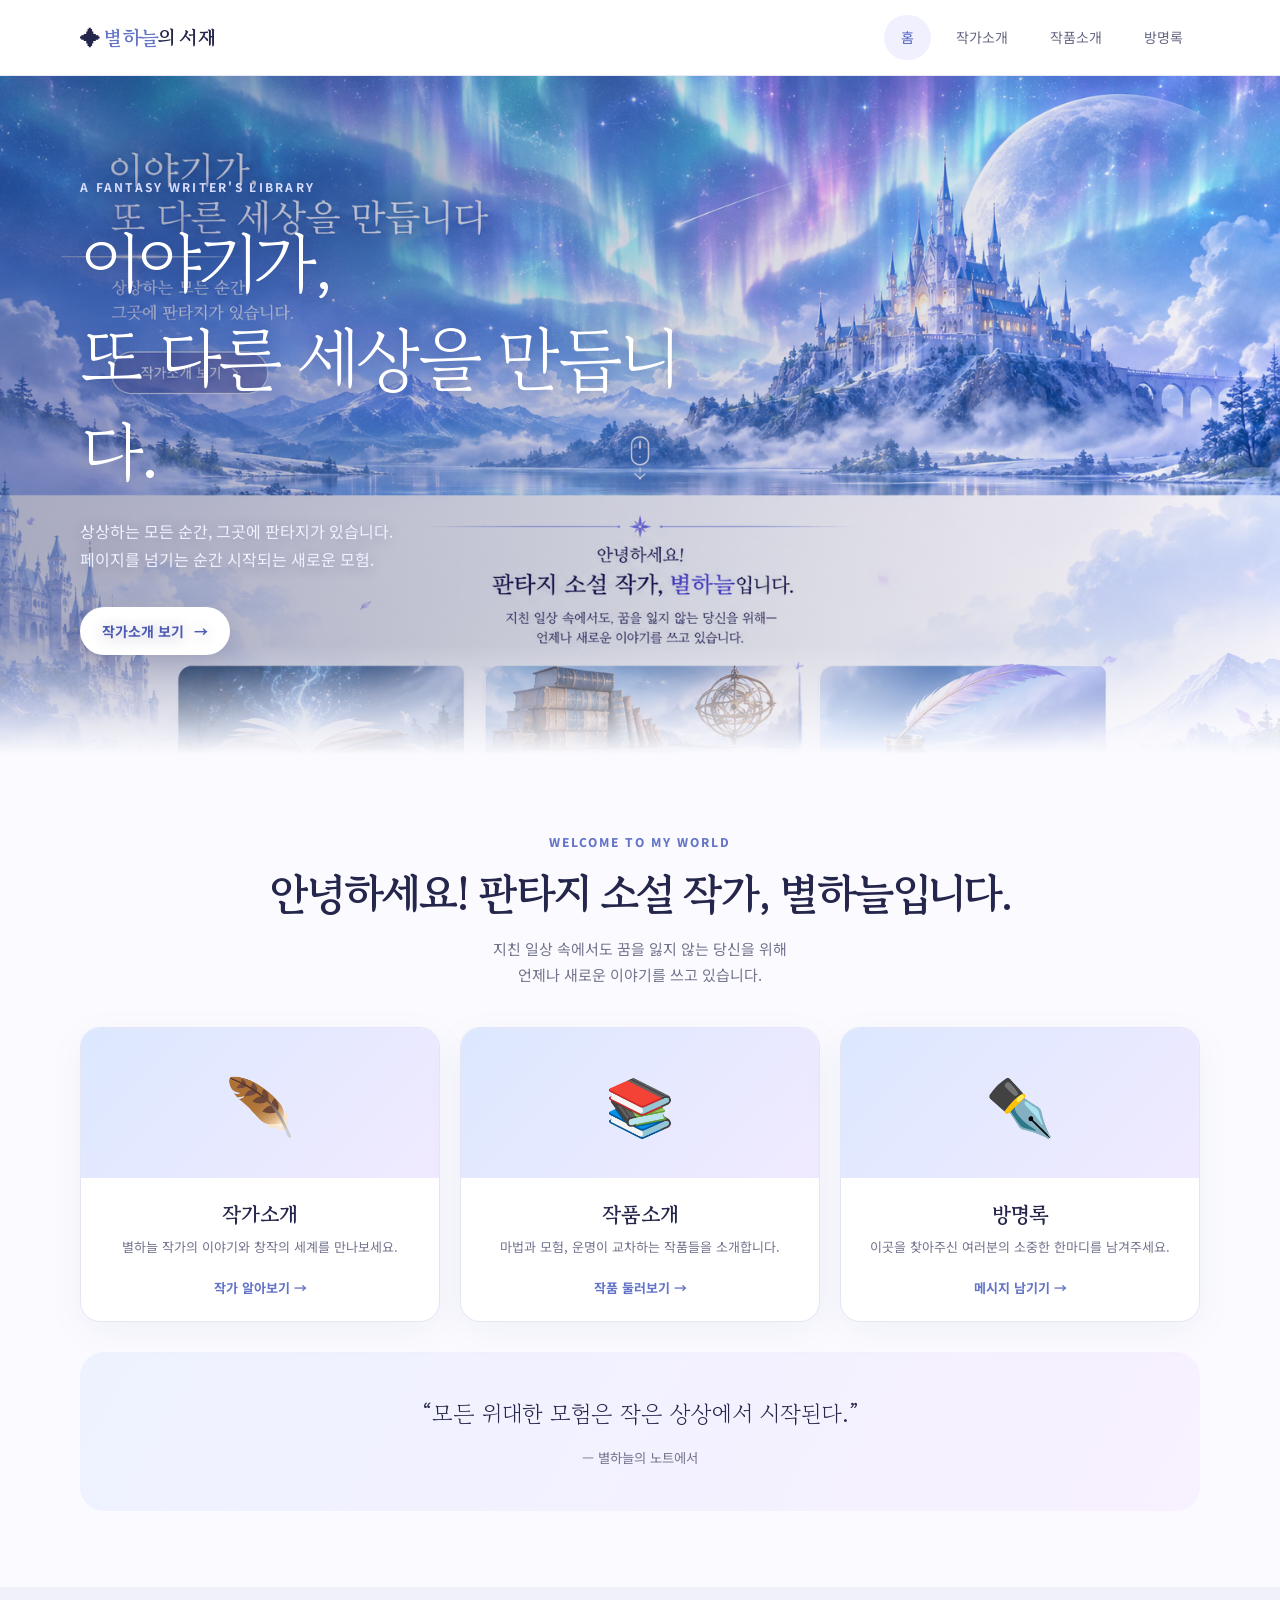
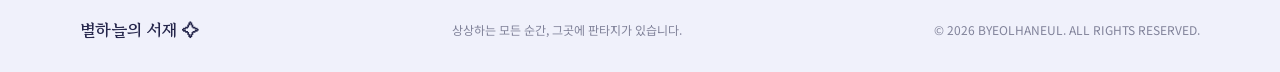
<file: index.html>
<!doctype html><html lang="ko"><head><meta charset="utf-8"><meta name="viewport" content="width=device-width,initial-scale=1"><meta name="description" content="판타지 소설 작가 별하늘의 공식 홈페이지"><title>홈 | 별하늘의 서재</title><link rel="stylesheet" href="style.css"></head><body><header class="site-header"><div class="container" style="display:flex;align-items:center;justify-content:space-between;width:min(1120px,calc(100% - 44px))"><a class="brand" href="index.html">✦ <b>별하늘</b>의 서재</a><button class="menu-toggle" aria-label="메뉴 열기">☰</button><nav class="nav"><a class="active" href="index.html">홈</a><a class="" href="about.html">작가소개</a><a class="" href="works.html">작품소개</a><a class="" href="guestbook.html">방명록</a></nav></div></header><main><section class="hero"><div class="container"><div class="hero-copy"><div class="eyebrow">A FANTASY WRITER'S LIBRARY</div><h1>이야기가,<br>또 다른 세상을 만듭니다.</h1><p>상상하는 모든 순간, 그곳에 판타지가 있습니다.<br>페이지를 넘기는 순간 시작되는 새로운 모험.</p><a class="btn" href="about.html">작가소개 보기 <span>→</span></a></div></div></section>
<section class="section"><div class="container center"><div class="eyebrow-dark">WELCOME TO MY WORLD</div><h2>안녕하세요! 판타지 소설 작가, 별하늘입니다.</h2><p class="intro">지친 일상 속에서도 꿈을 잃지 않는 당신을 위해<br>언제나 새로운 이야기를 쓰고 있습니다.</p>
<div class="feature-grid"><a class="feature-card" href="about.html"><div class="card-art">🪶</div><div class="card-body"><h3>작가소개</h3><p>별하늘 작가의 이야기와 창작의 세계를 만나보세요.</p><span class="more">작가 알아보기 →</span></div></a>
<a class="feature-card" href="works.html"><div class="card-art">📚</div><div class="card-body"><h3>작품소개</h3><p>마법과 모험, 운명이 교차하는 작품들을 소개합니다.</p><span class="more">작품 둘러보기 →</span></div></a>
<a class="feature-card" href="guestbook.html"><div class="card-art">✒️</div><div class="card-body"><h3>방명록</h3><p>이곳을 찾아주신 여러분의 소중한 한마디를 남겨주세요.</p><span class="more">메시지 남기기 →</span></div></a></div>
<div class="quote"><p>“모든 위대한 모험은 작은 상상에서 시작된다.”</p><small>— 별하늘의 노트에서</small></div></div></section></main><footer class="site-footer"><div class="container footer-inner"><div class="footer-brand">별하늘의 서재 ✧</div><span>상상하는 모든 순간, 그곳에 판타지가 있습니다.</span><span>© 2026 BYEOLHANEUL. ALL RIGHTS RESERVED.</span></div></footer><script src="script.js"></script></body></html>
</file>
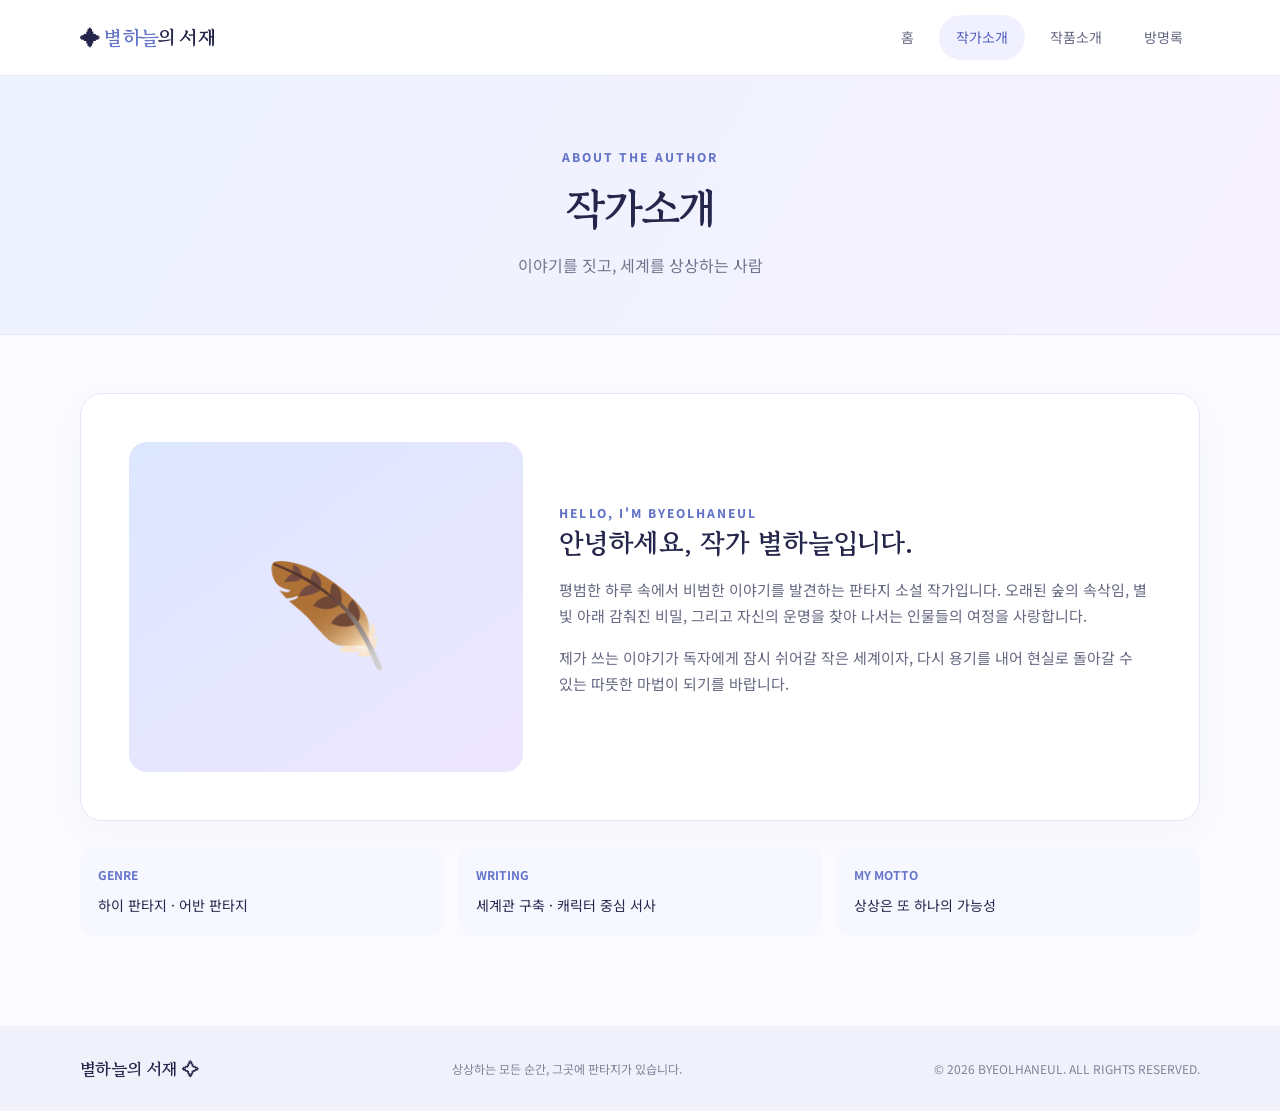
<file: about.html>
<!doctype html><html lang="ko"><head><meta charset="utf-8"><meta name="viewport" content="width=device-width,initial-scale=1"><meta name="description" content="판타지 소설 작가 별하늘의 공식 홈페이지"><title>작가소개 | 별하늘의 서재</title><link rel="stylesheet" href="style.css"></head><body><header class="site-header"><div class="container" style="display:flex;align-items:center;justify-content:space-between;width:min(1120px,calc(100% - 44px))"><a class="brand" href="index.html">✦ <b>별하늘</b>의 서재</a><button class="menu-toggle" aria-label="메뉴 열기">☰</button><nav class="nav"><a class="" href="index.html">홈</a><a class="active" href="about.html">작가소개</a><a class="" href="works.html">작품소개</a><a class="" href="guestbook.html">방명록</a></nav></div></header><main><section class="page-hero"><div class="container"><div class="eyebrow-dark">ABOUT THE AUTHOR</div><h1 class="page-title">작가소개</h1><p>이야기를 짓고, 세계를 상상하는 사람</p></div></section><section class="content"><div class="container"><div class="paper about-layout"><div class="portrait" aria-label="작가를 상징하는 깃털 일러스트">🪶</div><div><div class="eyebrow-dark">HELLO, I'M BYEOLHANEUL</div><h2>안녕하세요, 작가 별하늘입니다.</h2><p>평범한 하루 속에서 비범한 이야기를 발견하는 판타지 소설 작가입니다. 오래된 숲의 속삭임, 별빛 아래 감춰진 비밀, 그리고 자신의 운명을 찾아 나서는 인물들의 여정을 사랑합니다.</p><p>제가 쓰는 이야기가 독자에게 잠시 쉬어갈 작은 세계이자, 다시 용기를 내어 현실로 돌아갈 수 있는 따뜻한 마법이 되기를 바랍니다.</p></div></div><div class="info-list"><div class="info"><strong>GENRE</strong><span>하이 판타지 · 어반 판타지</span></div><div class="info"><strong>WRITING</strong><span>세계관 구축 · 캐릭터 중심 서사</span></div><div class="info"><strong>MY MOTTO</strong><span>상상은 또 하나의 가능성</span></div></div></div></section></main><footer class="site-footer"><div class="container footer-inner"><div class="footer-brand">별하늘의 서재 ✧</div><span>상상하는 모든 순간, 그곳에 판타지가 있습니다.</span><span>© 2026 BYEOLHANEUL. ALL RIGHTS RESERVED.</span></div></footer><script src="script.js"></script></body></html>
</file>
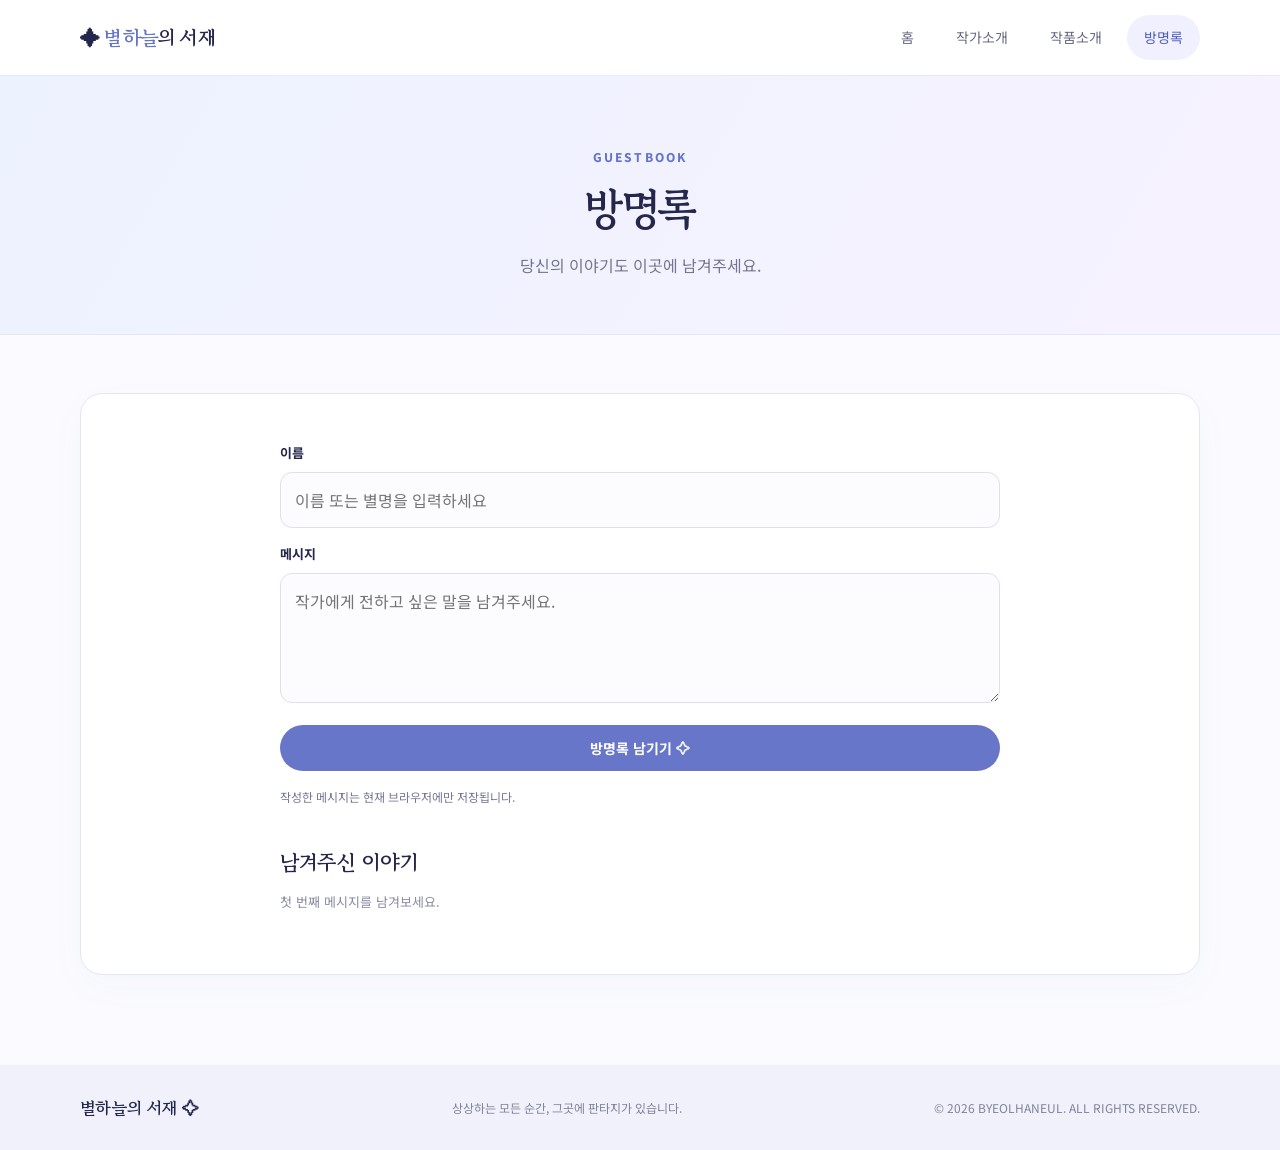
<file: guestbook.html>
<!doctype html><html lang="ko"><head><meta charset="utf-8"><meta name="viewport" content="width=device-width,initial-scale=1"><meta name="description" content="판타지 소설 작가 별하늘의 공식 홈페이지"><title>방명록 | 별하늘의 서재</title><link rel="stylesheet" href="style.css"></head><body><header class="site-header"><div class="container" style="display:flex;align-items:center;justify-content:space-between;width:min(1120px,calc(100% - 44px))"><a class="brand" href="index.html">✦ <b>별하늘</b>의 서재</a><button class="menu-toggle" aria-label="메뉴 열기">☰</button><nav class="nav"><a class="" href="index.html">홈</a><a class="" href="about.html">작가소개</a><a class="" href="works.html">작품소개</a><a class="active" href="guestbook.html">방명록</a></nav></div></header><main><section class="page-hero"><div class="container"><div class="eyebrow-dark">GUESTBOOK</div><h1 class="page-title">방명록</h1><p>당신의 이야기도 이곳에 남겨주세요.</p></div></section><section class="content"><div class="container"><div class="paper"><form class="guest-form" id="guestForm"><div class="field"><label for="guestName">이름</label><input id="guestName" name="name" placeholder="이름 또는 별명을 입력하세요" maxlength="30" required></div><div class="field"><label for="guestMessage">메시지</label><textarea id="guestMessage" name="message" placeholder="작가에게 전하고 싶은 말을 남겨주세요." maxlength="500" required></textarea></div><button class="submit" type="submit">방명록 남기기 ✧</button><p id="notice" aria-live="polite" style="font-size:12px;margin:0;color:#747795">작성한 메시지는 현재 브라우저에만 저장됩니다.</p></form><div class="entries" id="entries"><h2 style="font:700 21px 'Gowun Batang',serif">남겨주신 이야기</h2></div></div></div></section></main>
<script>
(function(){
 const key='byeolhaneul_guestbook_v1',form=document.getElementById('guestForm'),list=document.getElementById('entries');
 function render(){list.querySelectorAll('.entry').forEach(e=>e.remove());let items=[];try{items=JSON.parse(localStorage.getItem(key)||'[]')}catch(e){}
 items.forEach(item=>{const row=document.createElement('article');row.className='entry';const name=document.createElement('strong');name.textContent=item.name;const time=document.createElement('time');time.textContent=item.date;const msg=document.createElement('p');msg.textContent=item.message;row.append(name,time,msg);list.append(row)});
 if(!items.length){const empty=document.createElement('p');empty.className='empty';empty.style.color='#898ba1';empty.style.fontSize='13px';empty.textContent='첫 번째 메시지를 남겨보세요.';list.append(empty)}
 }
 form.addEventListener('submit',e=>{e.preventDefault();const data=new FormData(form),item={name:String(data.get('name')).trim(),message:String(data.get('message')).trim(),date:new Date().toLocaleString('ko-KR')};if(!item.name||!item.message)return;let items=[];try{items=JSON.parse(localStorage.getItem(key)||'[]')}catch(e){}items.unshift(item);localStorage.setItem(key,JSON.stringify(items.slice(0,50)));form.reset();document.getElementById('notice').textContent='메시지를 남겨주셔서 감사합니다!';render()});
 render();
})();
</script><footer class="site-footer"><div class="container footer-inner"><div class="footer-brand">별하늘의 서재 ✧</div><span>상상하는 모든 순간, 그곳에 판타지가 있습니다.</span><span>© 2026 BYEOLHANEUL. ALL RIGHTS RESERVED.</span></div></footer><script src="script.js"></script></body></html>
</file>
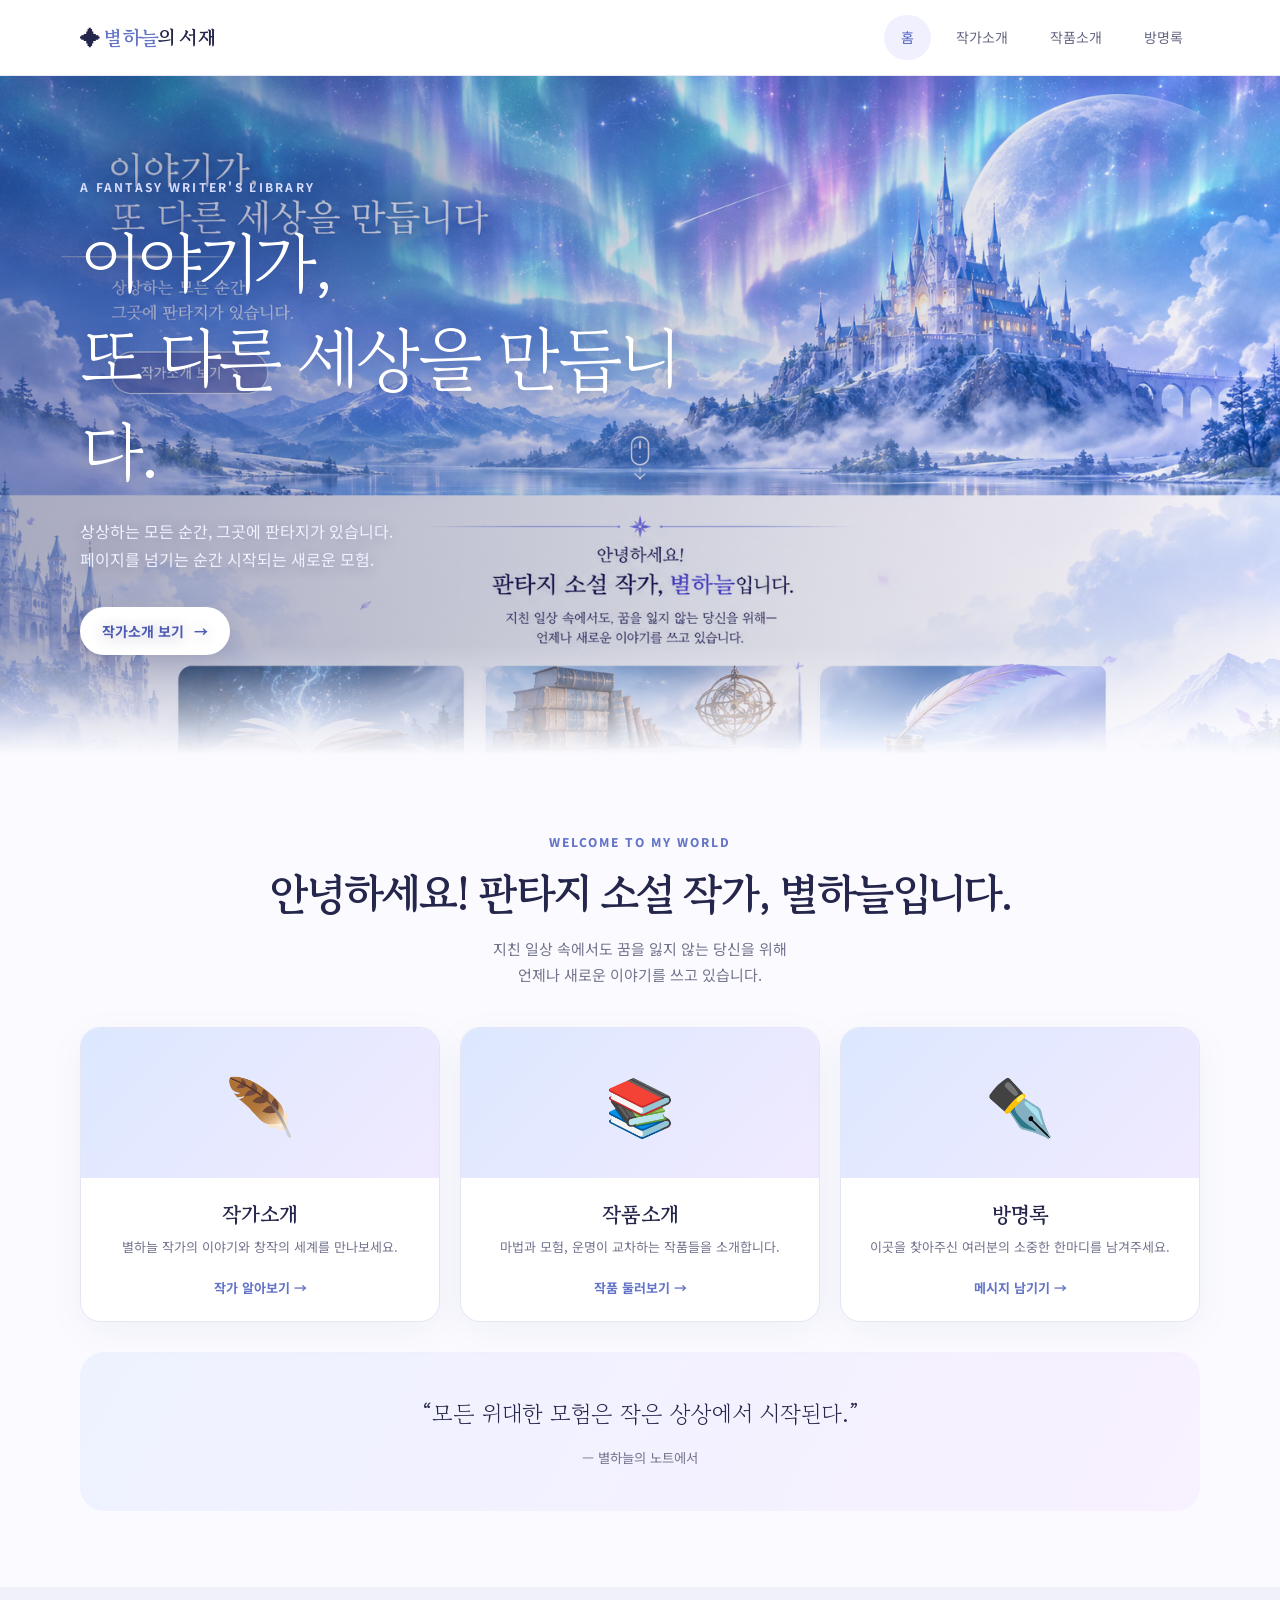
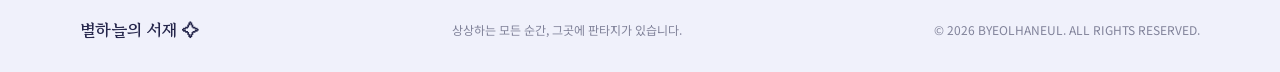
<file: index.html.html>
<!doctype html><html lang="ko"><head><meta charset="utf-8"><meta name="viewport" content="width=device-width,initial-scale=1"><meta name="description" content="판타지 소설 작가 별하늘의 공식 홈페이지"><title>홈 | 별하늘의 서재</title><link rel="stylesheet" href="style.css"></head><body><header class="site-header"><div class="container" style="display:flex;align-items:center;justify-content:space-between;width:min(1120px,calc(100% - 44px))"><a class="brand" href="index.html">✦ <b>별하늘</b>의 서재</a><button class="menu-toggle" aria-label="메뉴 열기">☰</button><nav class="nav"><a class="active" href="index.html">홈</a><a class="" href="about.html">작가소개</a><a class="" href="works.html">작품소개</a><a class="" href="guestbook.html">방명록</a></nav></div></header><main><section class="hero"><div class="container"><div class="hero-copy"><div class="eyebrow">A FANTASY WRITER'S LIBRARY</div><h1>이야기가,<br>또 다른 세상을 만듭니다.</h1><p>상상하는 모든 순간, 그곳에 판타지가 있습니다.<br>페이지를 넘기는 순간 시작되는 새로운 모험.</p><a class="btn" href="about.html">작가소개 보기 <span>→</span></a></div></div></section>
<section class="section"><div class="container center"><div class="eyebrow-dark">WELCOME TO MY WORLD</div><h2>안녕하세요! 판타지 소설 작가, 별하늘입니다.</h2><p class="intro">지친 일상 속에서도 꿈을 잃지 않는 당신을 위해<br>언제나 새로운 이야기를 쓰고 있습니다.</p>
<div class="feature-grid"><a class="feature-card" href="about.html"><div class="card-art">🪶</div><div class="card-body"><h3>작가소개</h3><p>별하늘 작가의 이야기와 창작의 세계를 만나보세요.</p><span class="more">작가 알아보기 →</span></div></a>
<a class="feature-card" href="works.html"><div class="card-art">📚</div><div class="card-body"><h3>작품소개</h3><p>마법과 모험, 운명이 교차하는 작품들을 소개합니다.</p><span class="more">작품 둘러보기 →</span></div></a>
<a class="feature-card" href="guestbook.html"><div class="card-art">✒️</div><div class="card-body"><h3>방명록</h3><p>이곳을 찾아주신 여러분의 소중한 한마디를 남겨주세요.</p><span class="more">메시지 남기기 →</span></div></a></div>
<div class="quote"><p>“모든 위대한 모험은 작은 상상에서 시작된다.”</p><small>— 별하늘의 노트에서</small></div></div></section></main><footer class="site-footer"><div class="container footer-inner"><div class="footer-brand">별하늘의 서재 ✧</div><span>상상하는 모든 순간, 그곳에 판타지가 있습니다.</span><span>© 2026 BYEOLHANEUL. ALL RIGHTS RESERVED.</span></div></footer><script src="script.js"></script></body></html>
</file>
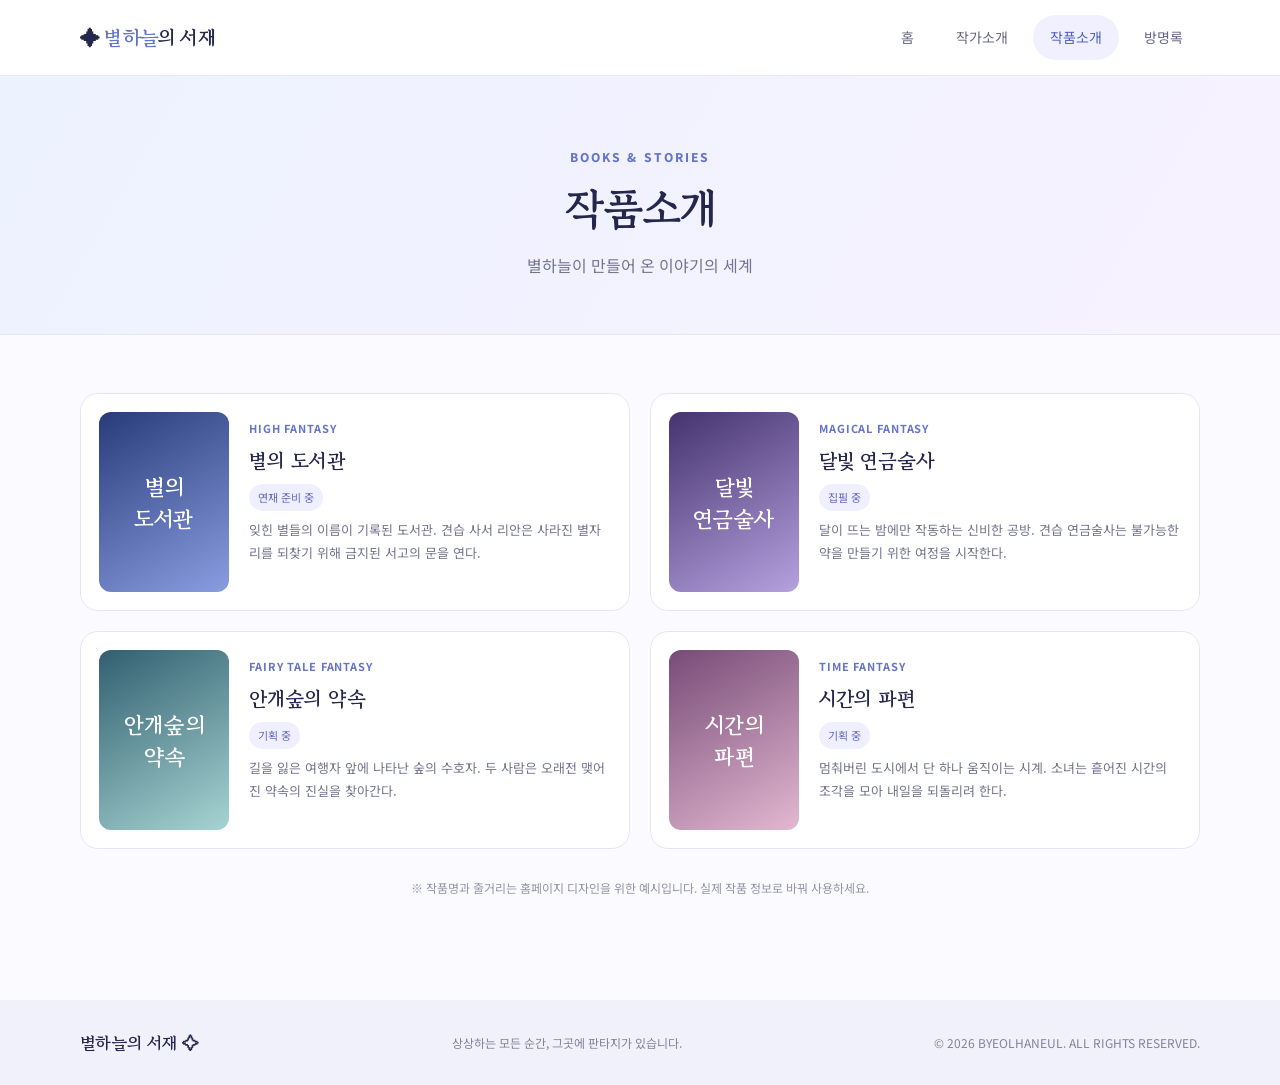
<file: works.html>
<!doctype html><html lang="ko"><head><meta charset="utf-8"><meta name="viewport" content="width=device-width,initial-scale=1"><meta name="description" content="판타지 소설 작가 별하늘의 공식 홈페이지"><title>작품소개 | 별하늘의 서재</title><link rel="stylesheet" href="style.css"></head><body><header class="site-header"><div class="container" style="display:flex;align-items:center;justify-content:space-between;width:min(1120px,calc(100% - 44px))"><a class="brand" href="index.html">✦ <b>별하늘</b>의 서재</a><button class="menu-toggle" aria-label="메뉴 열기">☰</button><nav class="nav"><a class="" href="index.html">홈</a><a class="" href="about.html">작가소개</a><a class="active" href="works.html">작품소개</a><a class="" href="guestbook.html">방명록</a></nav></div></header><main><section class="page-hero"><div class="container"><div class="eyebrow-dark">BOOKS & STORIES</div><h1 class="page-title">작품소개</h1><p>별하늘이 만들어 온 이야기의 세계</p></div></section><section class="content"><div class="container"><div class="works">
<article class="work"><div class="cover">별의<br>도서관</div><div><span class="genre">HIGH FANTASY</span><h3>별의 도서관</h3><span class="status">연재 준비 중</span><p>잊힌 별들의 이름이 기록된 도서관. 견습 사서 리안은 사라진 별자리를 되찾기 위해 금지된 서고의 문을 연다.</p></div></article>
<article class="work"><div class="cover purple">달빛<br>연금술사</div><div><span class="genre">MAGICAL FANTASY</span><h3>달빛 연금술사</h3><span class="status">집필 중</span><p>달이 뜨는 밤에만 작동하는 신비한 공방. 견습 연금술사는 불가능한 약을 만들기 위한 여정을 시작한다.</p></div></article>
<article class="work"><div class="cover mint">안개숲의<br>약속</div><div><span class="genre">FAIRY TALE FANTASY</span><h3>안개숲의 약속</h3><span class="status">기획 중</span><p>길을 잃은 여행자 앞에 나타난 숲의 수호자. 두 사람은 오래전 맺어진 약속의 진실을 찾아간다.</p></div></article>
<article class="work"><div class="cover rose">시간의<br>파편</div><div><span class="genre">TIME FANTASY</span><h3>시간의 파편</h3><span class="status">기획 중</span><p>멈춰버린 도시에서 단 하나 움직이는 시계. 소녀는 흩어진 시간의 조각을 모아 내일을 되돌리려 한다.</p></div></article>
</div><p style="text-align:center;color:#9294a8;font-size:12px;margin-top:28px">※ 작품명과 줄거리는 홈페이지 디자인을 위한 예시입니다. 실제 작품 정보로 바꿔 사용하세요.</p></div></section></main><footer class="site-footer"><div class="container footer-inner"><div class="footer-brand">별하늘의 서재 ✧</div><span>상상하는 모든 순간, 그곳에 판타지가 있습니다.</span><span>© 2026 BYEOLHANEUL. ALL RIGHTS RESERVED.</span></div></footer><script src="script.js"></script></body></html>
</file>
<file: style.css>
@import url('https://fonts.googleapis.com/css2?family=Gowun+Batang:wght@400;700&family=Noto+Sans+KR:wght@400;500;600;700;800&display=swap');
:root{--ink:#25264b;--muted:#73758e;--blue:#6474c8;--lav:#a49af0;--pale:#f4f5ff;--line:#e5e6f5;--white:#fff}
*{box-sizing:border-box}html{scroll-behavior:smooth}body{margin:0;color:var(--ink);background:#fbfbff;font-family:'Noto Sans KR',sans-serif;line-height:1.75}
a{color:inherit;text-decoration:none}.container{width:min(1120px,calc(100% - 44px));margin:auto}
.site-header{height:76px;display:flex;align-items:center;justify-content:space-between;background:#ffffffed;backdrop-filter:blur(12px);border-bottom:1px solid #e9e9f5;position:sticky;top:0;z-index:20}
.brand{font-family:'Gowun Batang',serif;font-size:20px;font-weight:700;letter-spacing:-.04em}.brand b{color:var(--blue);font-weight:700}
.nav{display:flex;align-items:center;gap:8px}.nav a{padding:10px 17px;border-radius:30px;color:#656783;font-size:14px;transition:.2s}.nav a:hover,.nav a.active{background:#f0f0ff;color:#4f5fc0}
.menu-toggle{display:none;border:0;background:none;font-size:25px;color:var(--ink)}
.hero{min-height:590px;display:flex;align-items:center;color:white;background:linear-gradient(90deg,rgba(29,39,91,.38),rgba(36,42,103,.03)),url('aurora-hero.png') center 39%/cover;position:relative}
.hero:after{content:"";position:absolute;inset:auto 0 0;height:110px;background:linear-gradient(transparent,#fbfbff)}
.hero-copy{position:relative;z-index:1;padding:100px 0;max-width:600px;text-shadow:0 2px 15px #20285c55}
.eyebrow{font-size:12px;letter-spacing:.19em;font-weight:700;text-transform:uppercase;color:#d9ddff}
.hero h1{font:400 clamp(42px,6vw,70px)/1.35 'Gowun Batang',serif;letter-spacing:-.06em;margin:18px 0}
.hero p{font-size:16px;color:#f1f2ff;max-width:390px}.btn{display:inline-flex;align-items:center;gap:10px;padding:12px 22px;border-radius:30px;background:#fff;color:#4d5bb4;font-weight:700;font-size:14px;margin-top:18px;box-shadow:0 8px 25px #24295b22}
.section{padding:76px 0}.center{text-align:center}.eyebrow-dark{font-size:12px;color:var(--blue);font-weight:800;letter-spacing:.17em}.section h2,.page-title{font:700 clamp(30px,4vw,43px)/1.4 'Gowun Batang',serif;letter-spacing:-.05em;margin:10px 0 14px}.intro{color:var(--muted);max-width:650px;margin:0 auto;font-size:15px}
.feature-grid{display:grid;grid-template-columns:repeat(3,1fr);gap:20px;margin-top:38px}.feature-card{background:#fff;border:1px solid var(--line);border-radius:20px;overflow:hidden;box-shadow:0 10px 35px #414b9710;transition:.2s}.feature-card:hover{transform:translateY(-5px);box-shadow:0 15px 35px #414b971b}
.card-art{height:150px;display:grid;place-items:center;background:linear-gradient(135deg,#dce8ff,#f0eaff);font-size:56px}.card-body{padding:21px}.card-body h3{font:700 21px 'Gowun Batang',serif;margin:0 0 7px}.card-body p{color:var(--muted);font-size:13px;margin:0 0 14px}.more{font-size:13px;color:var(--blue);font-weight:700}
.quote{padding:42px 25px;background:linear-gradient(120deg,#eef2ff,#f8f1ff);border-radius:24px;text-align:center;margin-top:30px}.quote p{font:400 23px/1.7 'Gowun Batang',serif;margin:0}.quote small{display:block;margin-top:12px;color:var(--muted)}
.page-hero{padding:70px 0 55px;background:linear-gradient(120deg,#edf2ff,#f7f2ff);text-align:center;border-bottom:1px solid var(--line)}
.page-hero p{color:var(--muted);margin:0}.content{padding:58px 0 90px}
.paper{background:white;border:1px solid var(--line);border-radius:22px;padding:clamp(24px,5vw,48px);box-shadow:0 12px 35px #414b9709}
.about-layout{display:grid;grid-template-columns:.8fr 1.2fr;gap:36px;align-items:center}.portrait{min-height:330px;border-radius:18px;background:linear-gradient(145deg,#dce7ff,#eee6ff);display:grid;place-items:center;font-size:100px}.paper h2{font:700 27px 'Gowun Batang',serif;margin:0 0 14px}.paper p{color:#666982;font-size:15px}
.info-list{display:grid;grid-template-columns:repeat(3,1fr);gap:14px;margin-top:25px}.info{background:#f7f7ff;border-radius:15px;padding:18px}.info strong{display:block;color:var(--blue);font-size:12px;margin-bottom:5px}.info span{font-size:14px}
.works{display:grid;grid-template-columns:repeat(2,1fr);gap:20px}.work{display:grid;grid-template-columns:130px 1fr;gap:20px;background:#fff;border:1px solid var(--line);border-radius:18px;padding:18px}.cover{min-height:180px;border-radius:12px;background:linear-gradient(150deg,#283b79,#8a9de0);display:grid;place-items:center;color:white;font:700 22px 'Gowun Batang',serif;text-align:center;padding:10px}.cover.purple{background:linear-gradient(150deg,#44336f,#b6a1df)}.cover.mint{background:linear-gradient(150deg,#315f70,#a7d4d2)}.cover.rose{background:linear-gradient(150deg,#774b77,#e2b8d1)}
.work h3{font:700 20px 'Gowun Batang',serif;margin:6px 0}.genre{font-size:11px;color:var(--blue);font-weight:700;letter-spacing:.08em}.work p{font-size:13px;color:var(--muted);margin:8px 0}.status{display:inline-block;font-size:11px;padding:4px 9px;background:#f0efff;color:#6269bd;border-radius:20px}
.guest-form{display:grid;gap:15px;max-width:720px;margin:auto}.field label{display:block;font-size:13px;font-weight:700;margin-bottom:7px}.field input,.field textarea{width:100%;padding:13px 14px;border:1px solid #dedff0;border-radius:12px;background:#fcfcff;font:inherit;color:var(--ink);outline:none}.field input:focus,.field textarea:focus{border-color:#9698df;box-shadow:0 0 0 3px #9698df20}.field textarea{min-height:130px;resize:vertical}.submit{border:0;border-radius:25px;background:#6876c9;color:white;padding:13px 24px;font:700 14px 'Noto Sans KR';cursor:pointer}.entries{max-width:720px;margin:40px auto 0}.entry{border-top:1px solid var(--line);padding:18px 4px}.entry strong{font-size:14px}.entry time{font-size:11px;color:#999;margin-left:10px}.entry p{font-size:14px;color:#686b84;margin:7px 0 0;white-space:pre-wrap}
.site-footer{background:#f0f1fb;padding:30px 0;color:#81839a;font-size:12px}.footer-inner{display:flex;justify-content:space-between;gap:20px;align-items:center}.footer-brand{font:700 17px 'Gowun Batang',serif;color:var(--ink)}
@media(max-width:760px){.container{width:min(100% - 32px,600px)}.site-header{height:66px}.menu-toggle{display:block}.nav{display:none;position:absolute;top:65px;left:0;right:0;background:white;padding:12px 16px 18px;box-shadow:0 12px 18px #25264b12;flex-direction:column;align-items:stretch}.nav.open{display:flex}.nav a{text-align:center}.hero{min-height:540px;background-position:57% center}.hero-copy{padding:80px 0}.feature-grid,.about-layout,.works{grid-template-columns:1fr}.portrait{min-height:240px}.work{grid-template-columns:105px 1fr}.cover{min-height:160px;font-size:18px}.info-list{grid-template-columns:1fr}.section{padding:58px 0}.page-hero{padding:52px 0 42px}.footer-inner{display:block}.footer-inner span{display:block;margin-top:8px}}
</file>
